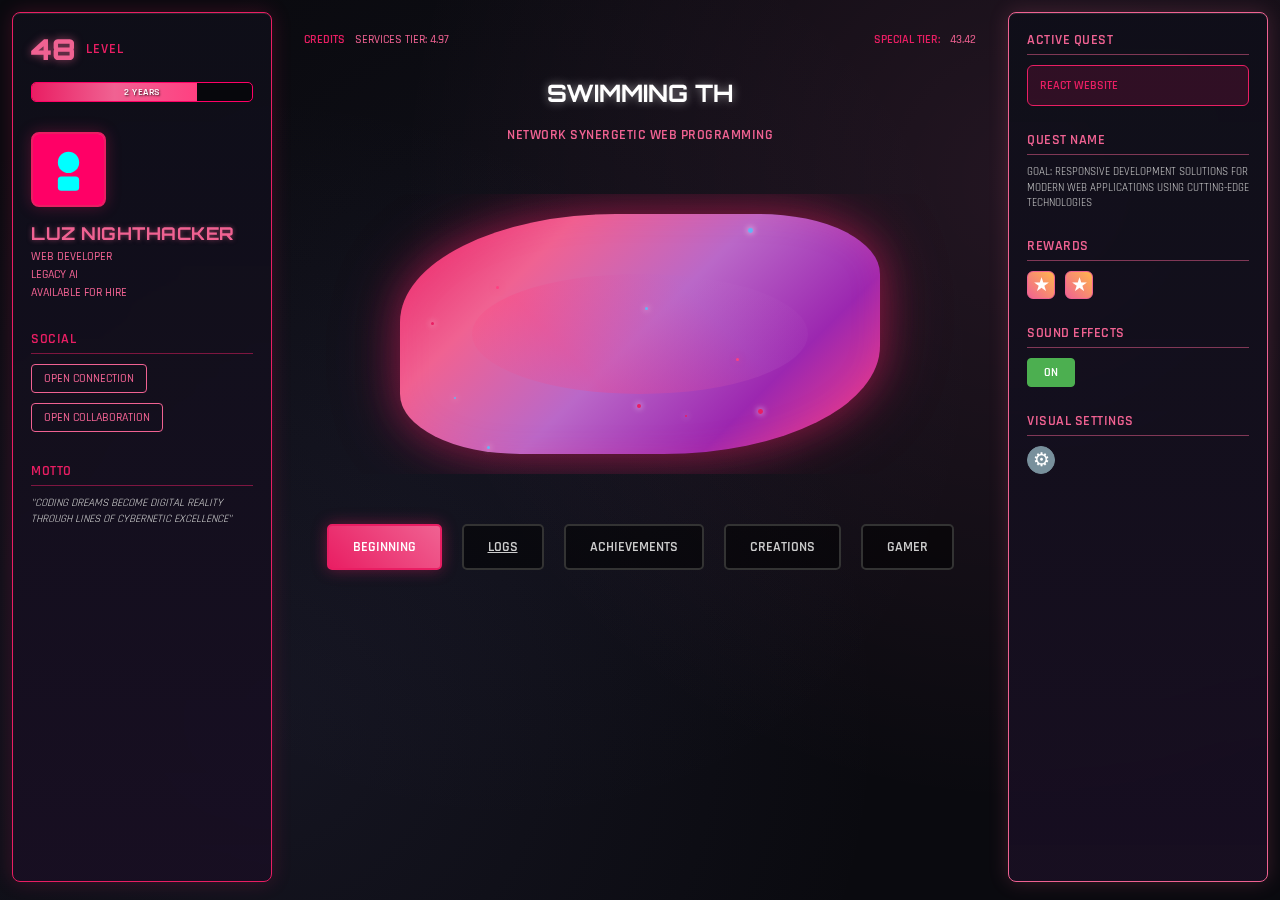
<file: landingpage/index.html>
<!DOCTYPE html>
<html lang="en">
<head>
    <meta charset="UTF-8">
    <meta name="viewport" content="width=device-width, initial-scale=1.0">
    <title>Portfolio - Web Developer</title>
    <link rel="stylesheet" href="style.css">
    <link href="https://fonts.googleapis.com/css2?family=Orbitron:wght@400;700;900&family=Rajdhani:wght@300;400;500;600;700&display=swap" rel="stylesheet">
</head>
<body>
    <!-- Mobile Profile Card -->
    <div class="mobile-profile-card">
        <div class="mobile-avatar"></div>
        <div class="mobile-name">LUZ NIGHTHACKER</div>
        <div class="mobile-title">WEB DEVELOPER • LEGACY AI</div>
        <div class="mobile-level">
            <span class="mobile-level-number">48</span>
            <span>LEVEL</span>
        </div>
        <div class="mobile-exp-bar">
            <div class="mobile-exp-fill"></div>
        </div>
        <div class="mobile-social">
            <a href="../connection/connection.html" class="mobile-social-link">CONNECT</a>
            <a href="../colab/colab.html" class="mobile-social-link">COLLABORATION</a>

        </div>
    </div>
    
    <div class="container">
        <!-- Left Sidebar -->
        <aside class="sidebar">
            <div class="profile-section">
                <div class="level-indicator">
                    <span class="level-number">48</span>
                    <span class="level-text">LEVEL</span>
                </div>
                
                <div class="experience-bar">
                    <div class="exp-fill"></div>
                    <span class="exp-text">2 YEARS</span>
                </div>
            </div>

            <div class="character-info">
                <div class="avatar-frame">
                    <div class="avatar-image"></div>
                </div>
                
                <div class="character-details">
                    <h2 class="name">LUZ NIGHTHACKER</h2>
                    <p class="occupation">WEB DEVELOPER</p>
                    <p class="corporation">LEGACY AI</p>
                    <p class="availability">AVAILABLE FOR HIRE</p>
                </div>
            </div>

            <div class="social-section">
                <h3>SOCIAL</h3>
                <div class="social-links">
                <a href="../connection/connection.html" class="social-link">OPEN CONNECTION</a>
                <a href="../colab/colab.html" class="social-link">OPEN COLLABORATION</a>

                </div>
            </div>

            <div class="motto-section">
                <h3>MOTTO</h3>
                <p>"CODING DREAMS BECOME DIGITAL REALITY THROUGH LINES OF CYBERNETIC EXCELLENCE"</p>
            </div>
        </aside>

        <!-- Main Content -->
        <main class="main-content">
            <div class="header-stats">
                <div class="stat-item">
                    <span class="stat-label">CREDITS</span>
                    <span class="stat-value">SERVICES TIER: 4.97</span>
                </div>
                <div class="stat-item">
                    <span class="stat-label">SPECIAL TIER:</span>
                    <span class="stat-value">43.42</span>
                </div>
            </div>

            <div class="mission-brief">
                <h1>SWIMMING THROUGH A VAST NETWORK OF INTERCONNECTED DEVICES AND SERVICES, SPREADING JOY AND WHIMSY TO USERS ACROSS THE GLOBE</h1>
                <p class="mission-subtitle">NETWORK SYNERGETIC WEB PROGRAMMING</p>
            </div>

            <div class="whale-container">
                <div class="digital-whale">
                    <div class="whale-body"></div>
                    <div class="whale-particles"></div>
                </div>
            </div>

            <div class="navigation-tabs">
                <div class="tab active" data-tab="beginning">BEGINNING</div>
                <a href="../log/log.html" target="_blank" class="tab" data-tab="logs">LOGS</a>
                <div class="tab" data-tab="achievements">ACHIEVEMENTS</div>
                <div class="tab" data-tab="creations">CREATIONS</div>
                <div class="tab" data-tab="gamer">GAMER</div>
            </div>
        </main>

        <!-- Right Sidebar -->
        <aside class="right-sidebar">
            <div class="active-quest">
                <h3>ACTIVE QUEST</h3>
                <div class="quest-item">
                    <span class="quest-name">REACT WEBSITE</span>
                </div>
            </div>

            <div class="quest-log">
                <h3>QUEST NAME</h3>
                <p>GOAL: RESPONSIVE DEVELOPMENT SOLUTIONS FOR MODERN WEB APPLICATIONS USING CUTTING-EDGE TECHNOLOGIES</p>
            </div>

            <div class="rewards-section">
                <h3>REWARDS</h3>
                <div class="reward-icons">
                    <div class="reward-icon"></div>
                    <div class="reward-icon"></div>
                </div>
            </div>

            <div class="sound-effects">
                <h3>SOUND EFFECTS</h3>
                <div class="sound-toggle">ON</div>
            </div>

            <div class="visual-settings">
                <h3>VISUAL SETTINGS</h3>
                <div class="settings-icon"></div>
            </div>
        </aside>
    </div>

    <script src="script.js"></script>
</body>
</html>
</file>
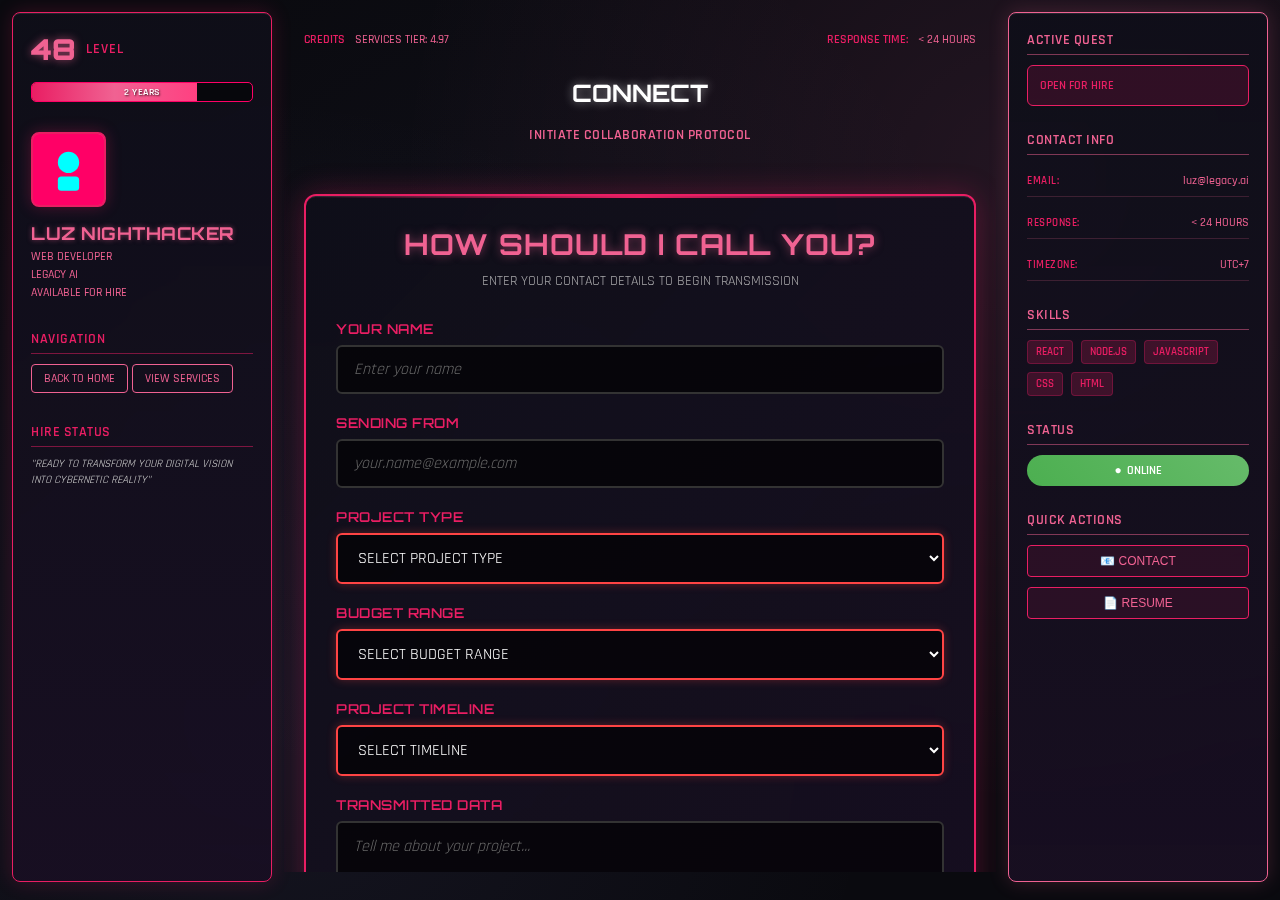
<file: colab/colab.html>
<!DOCTYPE html>
<html lang="en">
<head>
    <meta charset="UTF-8">
    <meta name="viewport" content="width=device-width, initial-scale=1.0">
    <title>Hire Me - LUZ NIGHTHACKER</title>
    <link rel="stylesheet" href="../landingpage/style.css">
    <link rel="stylesheet" href="colab.css">
    <link href="https://fonts.googleapis.com/css2?family=Orbitron:wght@400;700;900&family=Rajdhani:wght@300;400;500;600;700&display=swap" rel="stylesheet">
</head>
<body>
    <!-- Mobile Profile Card -->
    <div class="mobile-profile-card">
        <div class="mobile-avatar"></div>
        <div class="mobile-name">LUZ NIGHTHACKER</div>
        <div class="mobile-title">WEB DEVELOPER • LEGACY AI</div>
        <div class="mobile-level">
            <span class="mobile-level-number">48</span>
            <span>LEVEL</span>
        </div>
        <div class="mobile-exp-bar">
            <div class="mobile-exp-fill"></div>
        </div>
        <div class="mobile-social">
            <a href="../landingpage/index.html" class="mobile-social-link">HOME</a>
            <a href="#contact-form" class="mobile-social-link">HIRE</a>
        </div>
    </div>
    
    <div class="container">
        <!-- Left Sidebar -->
        <aside class="sidebar">
            <div class="profile-section">
                <div class="level-indicator">
                    <span class="level-number">48</span>
                    <span class="level-text">LEVEL</span>
                </div>
                
                <div class="experience-bar">
                    <div class="exp-fill"></div>
                    <span class="exp-text">2 YEARS</span>
                </div>
            </div>

            <div class="character-info">
                <div class="avatar-frame">
                    <div class="avatar-image"></div>
                </div>
                
                <div class="character-details">
                    <h2 class="name">LUZ NIGHTHACKER</h2>
                    <p class="occupation">WEB DEVELOPER</p>
                    <p class="corporation">LEGACY AI</p>
                    <p class="availability">AVAILABLE FOR HIRE</p>
                </div>
            </div>

            <div class="social-section">
                <h3>NAVIGATION</h3>
                <div class="social-links">
                    <a href="../landingpage/index.html" class="social-link">BACK TO HOME</a>
                    <a href="#services" class="social-link">VIEW SERVICES</a>
                </div>
            </div>

            <div class="motto-section">
                <h3>HIRE STATUS</h3>
                <p>"READY TO TRANSFORM YOUR DIGITAL VISION INTO CYBERNETIC REALITY"</p>
            </div>
        </aside>

        <!-- Main Content -->
        <main class="main-content hire-main">
            <div class="header-stats">
                <div class="stat-item">
                    <span class="stat-label">CREDITS</span>
                    <span class="stat-value">SERVICES TIER: 4.97</span>
                </div>
                <div class="stat-item">
                    <span class="stat-label">RESPONSE TIME:</span>
                    <span class="stat-value">< 24 HOURS</span>
                </div>
            </div>

            <div class="mission-brief">
                <h1>CONNECT WITH ME</h1>
                <p class="mission-subtitle">INITIATE COLLABORATION PROTOCOL</p>
            </div>

            <!-- Contact Form -->
            <div class="contact-form-container" id="contact-form">
                <div class="form-header">
                    <h2>HOW SHOULD I CALL YOU?</h2>
                    <p>ENTER YOUR CONTACT DETAILS TO BEGIN TRANSMISSION</p>
                </div>
                
                <form class="hire-form" id="hireForm">
                    <div class="form-group">
                        <label for="name">YOUR NAME</label>
                        <input type="text" id="name" name="name" placeholder="Enter your name" required>
                    </div>
                    
                    <div class="form-group">
                        <label for="email">SENDING FROM</label>
                        <input type="email" id="email" name="email" placeholder="your.name@example.com" required>
                    </div>
                    
                    <div class="form-group">
                        <label for="project">PROJECT TYPE</label>
                        <select id="project" name="project" required>
                            <option value="">SELECT PROJECT TYPE</option>
                            <option value="website">WEBSITE DEVELOPMENT</option>
                            <option value="webapp">WEB APPLICATION</option>
                            <option value="ecommerce">E-COMMERCE PLATFORM</option>
                            <option value="portfolio">PORTFOLIO WEBSITE</option>
                            <option value="landing">LANDING PAGE</option>
                            <option value="other">OTHER PROJECT</option>
                        </select>
                    </div>
                    
                    <div class="form-group">
                        <label for="budget">BUDGET RANGE</label>
                        <select id="budget" name="budget" required>
                            <option value="">SELECT BUDGET RANGE</option>
                            <option value="500-1000">$500 - $1,000</option>
                            <option value="1000-2500">$1,000 - $2,500</option>
                            <option value="2500-5000">$2,500 - $5,000</option>
                            <option value="5000+">$5,000+</option>
                            <option value="discuss">LET'S DISCUSS</option>
                        </select>
                    </div>
                    
                    <div class="form-group">
                        <label for="timeline">PROJECT TIMELINE</label>
                        <select id="timeline" name="timeline" required>
                            <option value="">SELECT TIMELINE</option>
                            <option value="asap">ASAP (RUSH JOB)</option>
                            <option value="1-2weeks">1-2 WEEKS</option>
                            <option value="1month">1 MONTH</option>
                            <option value="2-3months">2-3 MONTHS</option>
                            <option value="flexible">FLEXIBLE</option>
                        </select>
                    </div>
                    
                    <div class="form-group">
                        <label for="message">TRANSMITTED DATA</label>
                        <textarea id="message" name="message" placeholder="Tell me about your project..." rows="6" required></textarea>
                    </div>
                    
                    <div class="form-actions">
                        <button type="submit" class="send-btn">
                            <span class="btn-text">SEND MESSAGE [ENTER]</span>
                            <span class="btn-loading">TRANSMITTING...</span>
                        </button>
                        <button type="button" class="discard-btn" onclick="discardForm()">
                            DISCARD [ESC]
                        </button>
                    </div>
                </form>
            </div>

            <!-- Services Section -->
            <div class="services-section" id="services">
                <h2>AVAILABLE SERVICES</h2>
                <div class="services-grid">
                    <div class="service-card">
                        <div class="service-icon">🌐</div>
                        <h3>WEB DEVELOPMENT</h3>
                        <p>Modern, responsive websites built with cutting-edge technologies</p>
                        <div class="service-tech">React • Vue • Node.js</div>
                    </div>
                    
                    <div class="service-card">
                        <div class="service-icon">📱</div>
                        <h3>WEB APPLICATIONS</h3>
                        <p>Interactive web apps with seamless user experiences</p>
                        <div class="service-tech">JavaScript • TypeScript • APIs</div>
                    </div>
                    
                    <div class="service-card">
                        <div class="service-icon">🤖</div>
                        <h3>AI Integration</h3>
                        <p>Using Gemini API, OpenAI API, And Anthropic To Integrate With Your Current System</p>
                        <div class="service-tech">Gemini API, OpenAI API, Anthropic</div>
                    </div>
                
                </div>
            </div>
        </main>

        <!-- Right Sidebar -->
        <aside class="right-sidebar">
            <div class="active-quest">
                <h3>ACTIVE QUEST</h3>
                <div class="quest-item">
                    <span class="quest-name">OPEN FOR HIRE</span>
                </div>
            </div>

            <div class="quest-log">
                <h3>CONTACT INFO</h3>
                <div class="contact-info">
                    <div class="contact-item">
                        <span class="contact-label">EMAIL:</span>
                        <span class="contact-value">luz@legacy.ai</span>
                    </div>
                    <div class="contact-item">
                        <span class="contact-label">RESPONSE:</span>
                        <span class="contact-value">< 24 HOURS</span>
                    </div>
                    <div class="contact-item">
                        <span class="contact-label">TIMEZONE:</span>
                        <span class="contact-value">UTC+7</span>
                    </div>
                </div>
            </div>

            <div class="rewards-section">
                <h3>SKILLS</h3>
                <div class="skill-tags">
                    <span class="skill-tag">REACT</span>
                    <span class="skill-tag">NODE.JS</span>
                    <span class="skill-tag">JAVASCRIPT</span>
                    <span class="skill-tag">CSS</span>
                    <span class="skill-tag">HTML</span>
                </div>
            </div>

            <div class="sound-effects">
                <h3>STATUS</h3>
                <div class="status-indicator online">ONLINE</div>
            </div>

            <div class="visual-settings">
                <h3>QUICK ACTIONS</h3>
                <div class="quick-actions">
                    <button class="quick-btn" onclick="scrollToForm()">📧 CONTACT</button>
                    <button class="quick-btn" onclick="downloadCV()">📄 RESUME</button>
                </div>
            </div>
        </aside>
    </div>

    <script src="../landingpage/script.js"></script>
    <script src="colab.js"></script>
</body>
</html>
</file>
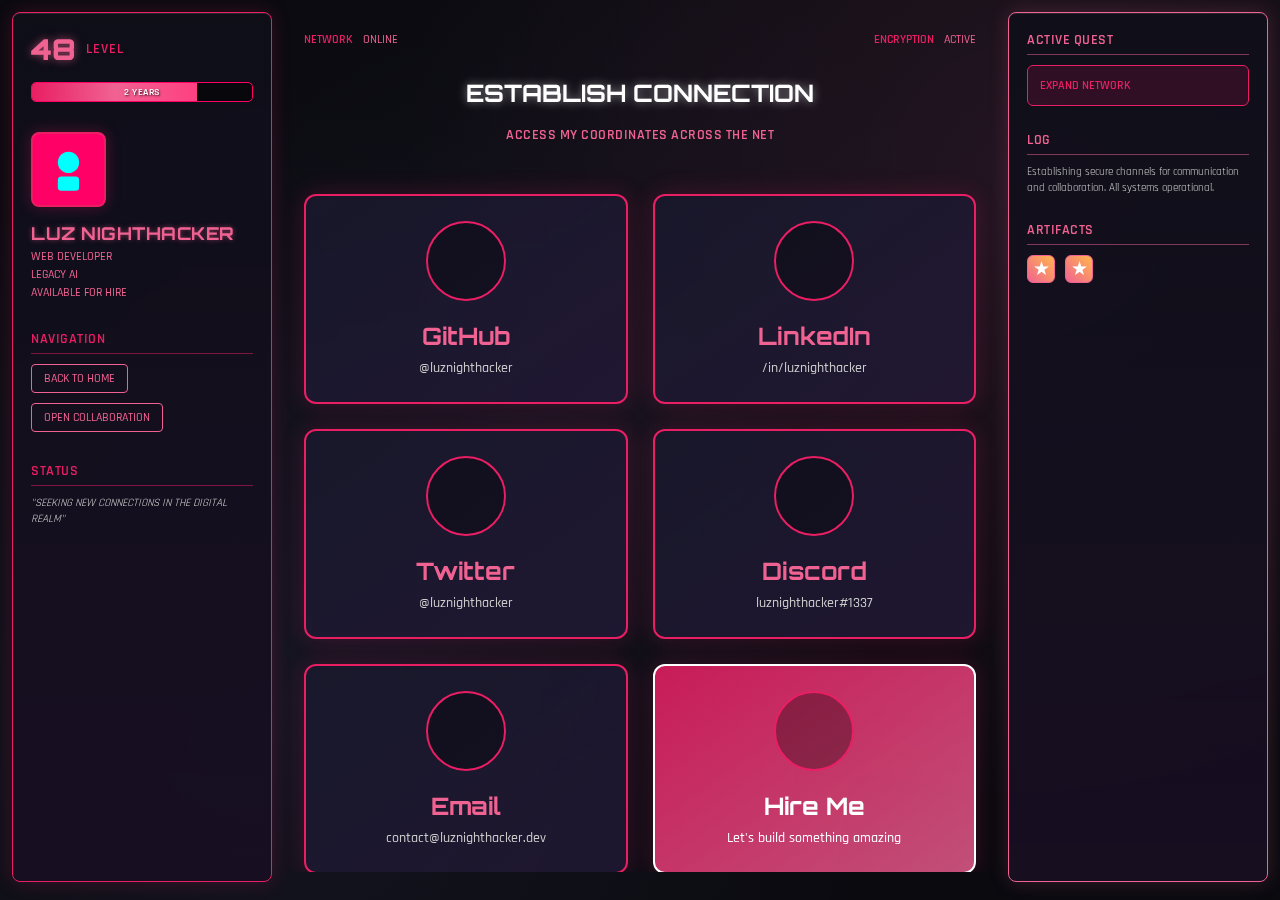
<file: connection/connection.html>
<!DOCTYPE html>
<html lang="en">
<head>
    <meta charset="UTF-8">
    <meta name="viewport" content="width=device-width, initial-scale=1.0">
    <title>Connection - LUZ NIGHTHACKER</title>
    <link rel="stylesheet" href="../landingpage/style.css">
    <link rel="stylesheet" href="connection.css">
    <link href="https://fonts.googleapis.com/css2?family=Orbitron:wght@400;700;900&family=Rajdhani:wght@300;400;500;600;700&display=swap" rel="stylesheet">
</head>
<body>
    <!-- Mobile Profile Card -->
    <div class="mobile-profile-card">
        <div class="mobile-avatar"></div>
        <div class="mobile-name">LUZ NIGHTHACKER</div>
        <div class="mobile-title">WEB DEVELOPER • LEGACY AI</div>
        <div class="mobile-level">
            <span class="mobile-level-number">48</span>
            <span>LEVEL</span>
        </div>
        <div class="mobile-exp-bar">
            <div class="mobile-exp-fill"></div>
        </div>
        <div class="mobile-social">
            <a href="../landingpage/index.html" class="mobile-social-link">HOME</a>
            <a href="../colab/colab.html" class="mobile-social-link">HIRE</a>
        </div>
    </div>
    
    <div class="container">
        <!-- Left Sidebar -->
        <aside class="sidebar">
            <div class="profile-section">
                <div class="level-indicator">
                    <span class="level-number">48</span>
                    <span class="level-text">LEVEL</span>
                </div>
                
                <div class="experience-bar">
                    <div class="exp-fill"></div>
                    <span class="exp-text">2 YEARS</span>
                </div>
            </div>

            <div class="character-info">
                <div class="avatar-frame">
                    <div class="avatar-image"></div>
                </div>
                
                <div class="character-details">
                    <h2 class="name">LUZ NIGHTHACKER</h2>
                    <p class="occupation">WEB DEVELOPER</p>
                    <p class="corporation">LEGACY AI</p>
                    <p class="availability">AVAILABLE FOR HIRE</p>
                </div>
            </div>

            <div class="social-section">
                <h3>NAVIGATION</h3>
                <div class="social-links">
                    <a href="../landingpage/index.html" class="social-link">BACK TO HOME</a>
                    <a href="../colab/colab.html" class="social-link">OPEN COLLABORATION</a>
                </div>
            </div>

            <div class="motto-section">
                <h3>STATUS</h3>
                <p>"SEEKING NEW CONNECTIONS IN THE DIGITAL REALM"</p>
            </div>
        </aside>

        <!-- Main Content -->
        <main class="main-content connection-main">
            <div class="header-stats">
                <div class="stat-item">
                    <span class="stat-label">NETWORK</span>
                    <span class="stat-value">ONLINE</span>
                </div>
                <div class="stat-item">
                    <span class="stat-label">ENCRYPTION</span>
                    <span class="stat-value">ACTIVE</span>
                </div>
            </div>

            <div class="mission-brief">
                <h1>ESTABLISH CONNECTION</h1>
                <p class="mission-subtitle">ACCESS MY COORDINATES ACROSS THE NET</p>
            </div>

            <div class="connection-grid">
                <a href="#" class="connection-card">
                    <div class="connection-icon-container github">
                        <div class="connection-icon"></div>
                    </div>
                    <h2>GitHub</h2>
                    <p>@luznighthacker</p>
                </a>
                <a href="#" class="connection-card">
                    <div class="connection-icon-container linkedin">
                        <div class="connection-icon"></div>
                    </div>
                    <h2>LinkedIn</h2>
                    <p>/in/luznighthacker</p>
                </a>
                <a href="#" class="connection-card">
                    <div class="connection-icon-container twitter">
                        <div class="connection-icon"></div>
                    </div>
                    <h2>Twitter</h2>
                    <p>@luznighthacker</p>
                </a>
                <a href="#" class="connection-card">
                    <div class="connection-icon-container discord">
                        <div class="connection-icon"></div>
                    </div>
                    <h2>Discord</h2>
                    <p>luznighthacker#1337</p>
                </a>
                 <a href="mailto:contact@luznighthacker.dev" class="connection-card">
                    <div class="connection-icon-container email">
                        <div class="connection-icon"></div>
                    </div>
                    <h2>Email</h2>
                    <p>contact@luznighthacker.dev</p>
                </a>
                 <a href="../colab/colab.html" class="connection-card hire-me">
                    <div class="connection-icon-container">
                         <div class="connection-icon"></div>
                    </div>
                    <h2>Hire Me</h2>
                    <p>Let's build something amazing</p>
                </a>
            </div>
        </main>

        <!-- Right Sidebar -->
        <aside class="right-sidebar">
            <div class="active-quest">
                <h3>ACTIVE QUEST</h3>
                <div class="quest-item">
                    <span class="quest-name">EXPAND NETWORK</span>
                </div>
            </div>

            <div class="quest-log">
                <h3>LOG</h3>
                <p>Establishing secure channels for communication and collaboration. All systems operational.</p>
            </div>

            <div class="rewards-section">
                <h3>ARTIFACTS</h3>
                <div class="reward-icons">
                    <div class="reward-icon"></div>
                    <div class="reward-icon"></div>
                </div>
            </div>
        </aside>
    </div>

    <script src="connection.js"></script>
</body>
</html>
</file>
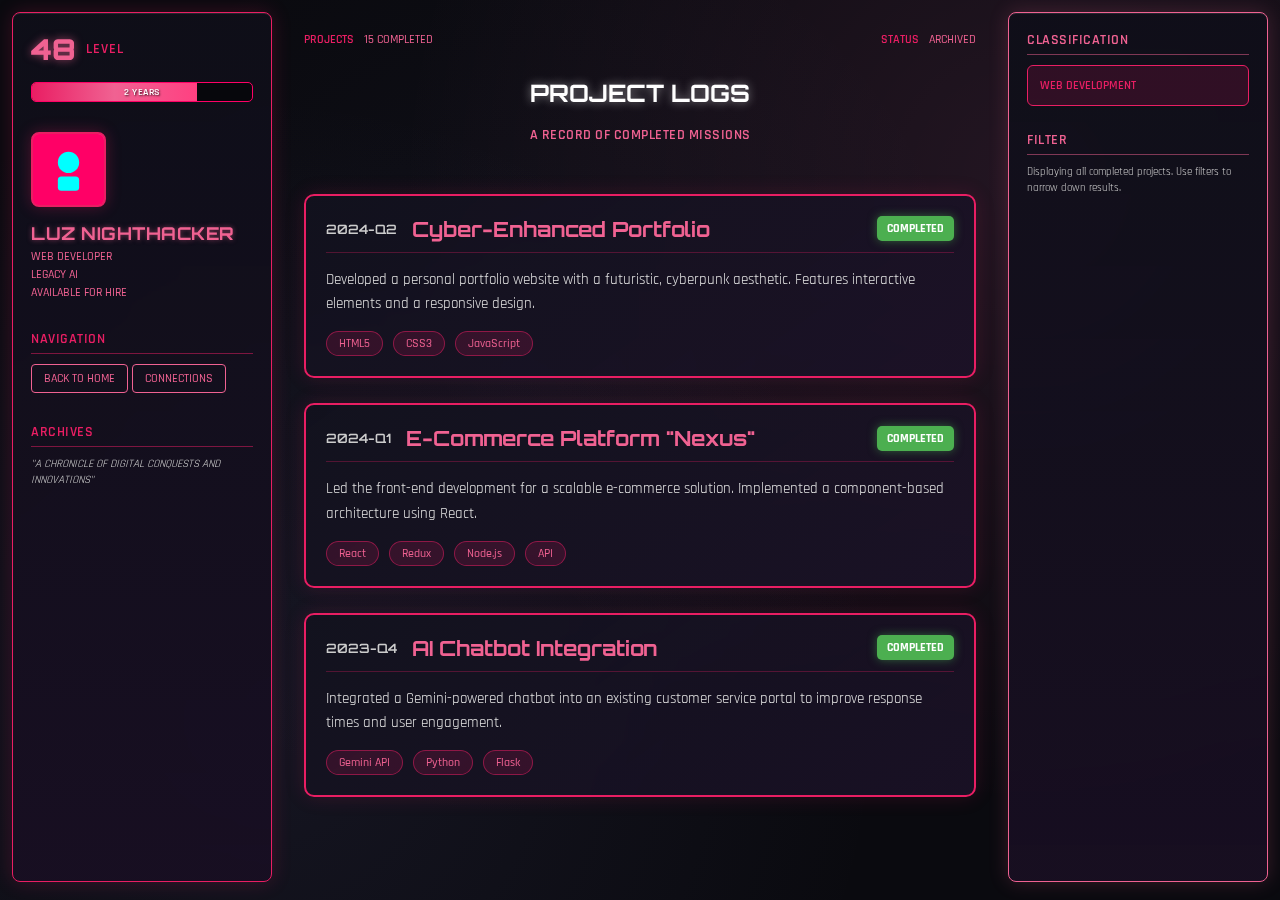
<file: log/log.html>
<!DOCTYPE html>
<html lang="en">
<head>
    <meta charset="UTF-8">
    <meta name="viewport" content="width=device-width, initial-scale=1.0">
    <title>Project Logs - LUZ NIGHTHACKER</title>
    <link rel="stylesheet" href="../landingpage/style.css">
    <link rel="stylesheet" href="log.css">
    <link href="https://fonts.googleapis.com/css2?family=Orbitron:wght@400;700;900&family=Rajdhani:wght@300;400;500;600;700&display=swap" rel="stylesheet">
</head>
<body>
    <!-- Mobile Profile Card -->
    <div class="mobile-profile-card">
        <div class="mobile-avatar"></div>
        <div class="mobile-name">LUZ NIGHTHACKER</div>
        <div class="mobile-title">WEB DEVELOPER • LEGACY AI</div>
        <div class="mobile-level">
            <span class="mobile-level-number">48</span>
            <span>LEVEL</span>
        </div>
        <div class="mobile-exp-bar">
            <div class="mobile-exp-fill"></div>
        </div>
        <div class="mobile-social">
            <a href="../landingpage/index.html" class="mobile-social-link">HOME</a>
            <a href="../colab/colab.html" class="mobile-social-link">HIRE</a>
        </div>
    </div>
    
    <div class="container">
        <!-- Left Sidebar -->
        <aside class="sidebar">
            <div class="profile-section">
                <div class="level-indicator">
                    <span class="level-number">48</span>
                    <span class="level-text">LEVEL</span>
                </div>
                
                <div class="experience-bar">
                    <div class="exp-fill"></div>
                    <span class="exp-text">2 YEARS</span>
                </div>
            </div>

            <div class="character-info">
                <div class="avatar-frame">
                    <div class="avatar-image"></div>
                </div>
                
                <div class="character-details">
                    <h2 class="name">LUZ NIGHTHACKER</h2>
                    <p class="occupation">WEB DEVELOPER</p>
                    <p class="corporation">LEGACY AI</p>
                    <p class="availability">AVAILABLE FOR HIRE</p>
                </div>
            </div>

            <div class="social-section">
                <h3>NAVIGATION</h3>
                <div class="social-links">
                    <a href="../landingpage/index.html" class="social-link">BACK TO HOME</a>
                    <a href="../connection/connection.html" class="social-link">CONNECTIONS</a>
                </div>
            </div>

            <div class="motto-section">
                <h3>ARCHIVES</h3>
                <p>"A CHRONICLE OF DIGITAL CONQUESTS AND INNOVATIONS"</p>
            </div>
        </aside>

        <!-- Main Content -->
        <main class="main-content log-main">
            <div class="header-stats">
                <div class="stat-item">
                    <span class="stat-label">PROJECTS</span>
                    <span class="stat-value">15 COMPLETED</span>
                </div>
                <div class="stat-item">
                    <span class="stat-label">STATUS</span>
                    <span class="stat-value">ARCHIVED</span>
                </div>
            </div>

            <div class="mission-brief">
                <h1>PROJECT LOGS</h1>
                <p class="mission-subtitle">A RECORD OF COMPLETED MISSIONS</p>
            </div>

            <div class="log-container">
                <!-- Project Entry 1 -->
                <div class="log-entry">
                    <div class="log-header">
                        <span class="log-date">2024-Q2</span>
                        <h2 class="log-title">Cyber-Enhanced Portfolio</h2>
                        <span class="log-status completed">COMPLETED</span>
                    </div>
                    <div class="log-body">
                        <p>Developed a personal portfolio website with a futuristic, cyberpunk aesthetic. Features interactive elements and a responsive design.</p>
                    </div>
                    <div class="log-footer">
                        <span class="log-tech">HTML5</span>
                        <span class="log-tech">CSS3</span>
                        <span class="log-tech">JavaScript</span>
                    </div>
                </div>

                <!-- Project Entry 2 -->
                <div class="log-entry">
                    <div class="log-header">
                        <span class="log-date">2024-Q1</span>
                        <h2 class="log-title">E-Commerce Platform "Nexus"</h2>
                        <span class="log-status completed">COMPLETED</span>
                    </div>
                    <div class="log-body">
                        <p>Led the front-end development for a scalable e-commerce solution. Implemented a component-based architecture using React.</p>
                    </div>
                    <div class="log-footer">
                        <span class="log-tech">React</span>
                        <span class="log-tech">Redux</span>
                        <span class="log-tech">Node.js</span>
                        <span class="log-tech">API</span>
                    </div>
                </div>

                <!-- Project Entry 3 -->
                <div class="log-entry">
                    <div class="log-header">
                        <span class="log-date">2023-Q4</span>
                        <h2 class="log-title">AI Chatbot Integration</h2>
                        <span class="log-status completed">COMPLETED</span>
                    </div>
                    <div class="log-body">
                        <p>Integrated a Gemini-powered chatbot into an existing customer service portal to improve response times and user engagement.</p>
                    </div>
                    <div class="log-footer">
                        <span class="log-tech">Gemini API</span>
                        <span class="log-tech">Python</span>
                        <span class="log-tech">Flask</span>
                    </div>
                </div>

            </div>
        </main>

        <!-- Right Sidebar -->
        <aside class="right-sidebar">
            <div class="active-quest">
                <h3>CLASSIFICATION</h3>
                <div class="quest-item">
                    <span class="quest-name">WEB DEVELOPMENT</span>
                </div>
            </div>

            <div class="quest-log">
                <h3>FILTER</h3>
                <p>Displaying all completed projects. Use filters to narrow down results.</p>
            </div>
        </aside>
    </div>

    <script src="log.js"></script>
</body>
</html>
</file>
<file: landingpage/style.css>
* {
    margin: 0;
    padding: 0;
    box-sizing: border-box;
}

body {
    font-family: 'Rajdhani', sans-serif;
    background: #0a0a0f;
    background-image: 
        radial-gradient(circle at 20% 80%, rgba(120, 119, 198, 0.1) 0%, transparent 50%),
        radial-gradient(circle at 80% 20%, rgba(255, 119, 198, 0.1) 0%, transparent 50%),
        radial-gradient(circle at 40% 40%, rgba(120, 119, 198, 0.05) 0%, transparent 50%);
    color: #ffffff;
    overflow: hidden;
    height: 100vh;
}

/* Hide scrollbars globally */
* {
    scrollbar-width: none; /* Firefox */
    -ms-overflow-style: none; /* Internet Explorer 10+ */
}

*::-webkit-scrollbar {
    display: none; /* WebKit */
}

.mobile-profile-card {
    display: none;
}

.container {
    display: grid;
    grid-template-columns: 220px 1fr 220px;
    height: 100vh;
    gap: 12px;
    padding: 12px;
    max-width: 1920px;
    margin: 0 auto;
    overflow: hidden;
}

/* Left Sidebar */
.sidebar {
    background: linear-gradient(180deg, rgba(15, 15, 25, 0.95) 0%, rgba(25, 15, 35, 0.9) 100%);
    border: 1px solid #e91e63;
    border-radius: 8px;
    padding: 18px;
    backdrop-filter: blur(15px);
    box-shadow: 
        0 0 20px rgba(233, 30, 99, 0.2),
        inset 0 1px 0 rgba(255, 255, 255, 0.1);
    overflow-y: auto;
    max-height: calc(100vh - 30px);
    scrollbar-width: none;
    -ms-overflow-style: none;
}

.sidebar::-webkit-scrollbar {
    display: none;
}

.profile-section {
    margin-bottom: 30px;
}

.level-indicator {
    display: flex;
    align-items: center;
    gap: 10px;
    margin-bottom: 15px;
}

.level-number {
    font-family: 'Orbitron', monospace;
    font-size: 1.8rem;
    font-weight: 900;
    color: #f06292;
    text-shadow: 0 0 8px rgba(240, 98, 146, 0.6);
}

.level-text {
    font-size: 0.85rem;
    color: #e91e63;
    font-weight: 600;
    letter-spacing: 1px;
}

.experience-bar {
    position: relative;
    background: rgba(0, 0, 0, 0.5);
    border: 1px solid #ff0066;
    border-radius: 5px;
    height: 20px;
    overflow: hidden;
}

.exp-fill {
    background: linear-gradient(90deg, #e91e63 0%, #f06292 50%, #ff4081 100%);
    height: 100%;
    width: 75%;
    transition: width 0.3s ease;
}

.exp-text {
    position: absolute;
    top: 50%;
    left: 50%;
    transform: translate(-50%, -50%);
    font-size: 0.6rem;
    font-weight: 600;
    text-shadow: 1px 1px 2px rgba(0, 0, 0, 0.8);
    letter-spacing: 0.5px;
}

.character-info {
    margin-bottom: 30px;
}

.avatar-frame {
    width: 75px;
    height: 75px;
    border: 2px solid #e91e63;
    border-radius: 8px;
    margin-bottom: 15px;
    position: relative;
    overflow: hidden;
    background: linear-gradient(45deg, #e91e63, #f06292);
    box-shadow: 0 0 15px rgba(233, 30, 99, 0.3);
}

.avatar-image {
    width: 100%;
    height: 100%;
    background: url('data:image/svg+xml,<svg xmlns="http://www.w3.org/2000/svg" viewBox="0 0 100 100"><rect fill="%23ff0066" width="100" height="100"/><circle fill="%2300ffff" cx="50" cy="40" r="15"/><rect fill="%2300ffff" x="35" y="60" width="30" height="20" rx="5"/></svg>');
    background-size: cover;
}

.character-details h2 {
    font-family: 'Orbitron', monospace;
    font-size: 1.1rem;
    color: #f06292;
    margin-bottom: 5px;
    text-shadow: 0 0 5px rgba(240, 98, 146, 0.5);
    letter-spacing: 0.5px;
}

.character-details p {
    font-size: 0.75rem;
    margin-bottom: 3px;
    color: #f06292;
    font-weight: 500;
}

.social-section, .motto-section {
    margin-bottom: 20px;
}

.social-section h3, .motto-section h3 {
    font-size: 0.85rem;
    color: #e91e63;
    margin-bottom: 10px;
    border-bottom: 1px solid rgba(233, 30, 99, 0.5);
    padding-bottom: 5px;
    font-weight: 600;
    letter-spacing: 0.5px;
}

.social-link {
    display: inline-block;
    color: #f06292;
    text-decoration: none;
    font-size: 0.75rem;
    padding: 6px 12px;
    border: 1px solid #f06292;
    border-radius: 4px;
    transition: all 0.3s ease;
    font-weight: 500;
    margin-bottom: 10px;
}

.social-link:hover {
    background: #f06292;
    color: #0a0a0f;
    box-shadow: 0 0 10px rgba(240, 98, 146, 0.5);
    transform: translateY(-1px);
}

.motto-section p {
    font-size: 0.7rem;
    line-height: 1.4;
    color: #cccccc;
    font-style: italic;
}

/* Main Content */
.main-content {
    padding: 20px;
    position: relative;
}

.header-stats {
    display: flex;
    justify-content: space-between;
    margin-bottom: 30px;
    font-size: 0.8rem;
}

.stat-item {
    display: flex;
    gap: 10px;
}

.stat-label {
    color: #e91e63;
    font-weight: 600;
    font-size: 0.75rem;
}

.stat-value {
    color: #f06292;
    font-size: 0.75rem;
    font-weight: 500;
}

.mission-brief {
    text-align: center;
    margin-bottom: 50px;
}

.mission-brief h1 {
    font-family: 'Orbitron', monospace;
    font-size: 1.5rem;
    line-height: 1.4;
    color: #ffffff;
    margin-bottom: 15px;
    text-shadow: 0 0 10px rgba(255, 255, 255, 0.5);
    max-width: 800px;
    margin-left: auto;
    margin-right: auto;
}

.mission-subtitle {
    font-size: 0.85rem;
    color: #f06292;
    font-weight: 600;
    letter-spacing: 0.5px;
}

.whale-container {
    position: relative;
    height: 280px;
    margin: 30px 0;
    display: flex;
    justify-content: center;
    align-items: center;
    overflow: hidden;
}

.digital-whale {
    position: relative;
    width: 400px;
    height: 200px;
    filter: drop-shadow(0 0 30px rgba(233, 30, 99, 0.3));
    max-width: 90%;
    max-height: 90%;
}

.whale-body {
    width: 100%;
    height: 100%;
    background: linear-gradient(135deg, 
        #e91e63 0%, 
        #f06292 25%, 
        #ba68c8 50%, 
        #9c27b0 75%, 
        #ff4081 100%);
    border-radius: 45% 25% 45% 25%;
    position: relative;
    animation: gentleFloat 8s ease-in-out infinite;
    box-shadow: 
        0 0 40px rgba(233, 30, 99, 0.4),
        inset 0 0 30px rgba(255, 64, 129, 0.2);
}

.whale-body::before {
    content: '';
    position: absolute;
    top: 25%;
    left: 15%;
    width: 70%;
    height: 50%;
    background: linear-gradient(45deg, 
        transparent 0%, 
        rgba(255, 64, 129, 0.3) 30%, 
        rgba(186, 104, 200, 0.2) 70%, 
        transparent 100%);
    border-radius: 50%;
    animation: gentlePulse 4s ease-in-out infinite;
}

.whale-particles {
    position: absolute;
    top: 0;
    left: 0;
    width: 100%;
    height: 100%;
    pointer-events: none;
}

.whale-particles::before,
.whale-particles::after {
    content: '';
    position: absolute;
    width: 3px;
    height: 3px;
    background: #ff4081;
    border-radius: 50%;
    animation: floatParticle 6s linear infinite;
    box-shadow: 0 0 6px rgba(255, 64, 129, 0.6);
}

.whale-particles::before {
    top: 30%;
    left: 20%;
    animation-delay: 0s;
}

.whale-particles::after {
    top: 60%;
    left: 70%;
    animation-delay: 2s;
}

.navigation-tabs {
    display: flex;
    justify-content: center;
    gap: 20px;
    margin-top: 50px;
}

.tab {
    padding: 12px 24px;
    background: rgba(0, 0, 0, 0.5);
    border: 2px solid #333;
    border-radius: 5px;
    color: #cccccc;
    cursor: pointer;
    transition: all 0.3s ease;
    font-weight: 600;
    font-size: 0.9rem;
}

.tab.active {
    background: linear-gradient(45deg, #e91e63, #f06292);
    border-color: #e91e63;
    color: #ffffff;
    box-shadow: 0 0 15px rgba(233, 30, 99, 0.4);
}

.tab:hover:not(.active) {
    border-color: #e91e63;
    color: #e91e63;
    background: rgba(233, 30, 99, 0.1);
    transform: translateY(-1px);
}

/* Right Sidebar */
.right-sidebar {
    background: linear-gradient(180deg, rgba(15, 15, 25, 0.95) 0%, rgba(25, 15, 35, 0.9) 100%);
    border: 1px solid #f06292;
    border-radius: 8px;
    padding: 18px;
    backdrop-filter: blur(15px);
    box-shadow: 
        0 0 20px rgba(240, 98, 146, 0.2),
        inset 0 1px 0 rgba(255, 255, 255, 0.1);
    overflow-y: auto;
    max-height: calc(100vh - 30px);
    scrollbar-width: none;
    -ms-overflow-style: none;
}

.right-sidebar::-webkit-scrollbar {
    display: none;
}

.right-sidebar h3 {
    font-size: 0.85rem;
    color: #f06292;
    margin-bottom: 10px;
    border-bottom: 1px solid rgba(240, 98, 146, 0.5);
    padding-bottom: 5px;
    font-weight: 600;
    letter-spacing: 0.5px;
}

.active-quest, .quest-log, .rewards-section, .sound-effects, .visual-settings {
    margin-bottom: 25px;
}

.quest-item {
    background: rgba(233, 30, 99, 0.15);
    border: 1px solid #e91e63;
    border-radius: 6px;
    padding: 12px;
    font-size: 0.75rem;
    color: #e91e63;
    font-weight: 600;
    transition: all 0.3s ease;
}

.quest-item:hover {
    background: rgba(233, 30, 99, 0.25);
    transform: translateX(2px);
}

.quest-log p {
    font-size: 0.7rem;
    line-height: 1.4;
    color: #cccccc;
}

.reward-icons {
    display: flex;
    gap: 10px;
}

.reward-icon {
    width: 28px;
    height: 28px;
    background: linear-gradient(45deg, #f06292, #ffb74d);
    border: 1px solid #f06292;
    border-radius: 6px;
    position: relative;
    transition: all 0.3s ease;
}

.reward-icon:hover {
    transform: scale(1.1);
    box-shadow: 0 0 10px rgba(240, 98, 146, 0.5);
}

.reward-icon::before {
    content: '★';
    position: absolute;
    top: 50%;
    left: 50%;
    transform: translate(-50%, -50%);
    color: #ffffff;
    font-size: 1.2rem;
}

.sound-toggle {
    background: #4caf50;
    color: #ffffff;
    padding: 6px 16px;
    border-radius: 4px;
    font-weight: 600;
    font-size: 0.75rem;
    display: inline-block;
    cursor: pointer;
    transition: all 0.3s ease;
    border: 1px solid #4caf50;
}

.sound-toggle:hover {
    background: #66bb6a;
    transform: translateY(-1px);
}

.settings-icon {
    width: 28px;
    height: 28px;
    background: #78909c;
    border-radius: 50%;
    position: relative;
    cursor: pointer;
    transition: all 0.3s ease;
    border: 1px solid #78909c;
}

.settings-icon:hover {
    background: #64b5f6;
    border-color: #64b5f6;
    box-shadow: 0 0 10px rgba(100, 181, 246, 0.5);
    transform: rotate(90deg);
}

.settings-icon::before {
    content: '⚙';
    position: absolute;
    top: 50%;
    left: 50%;
    transform: translate(-50%, -50%);
    color: #ffffff;
    font-size: 1.2rem;
}

/* Optimized Animations */
@keyframes gentlePulse {
    0%, 100% { opacity: 0.8; }
    50% { opacity: 1; }
}

@keyframes gentleFloat {
    0%, 100% { transform: translateY(0px) rotate(0deg); }
    50% { transform: translateY(-15px) rotate(1deg); }
}

@keyframes floatParticle {
    0% {
        opacity: 0;
        transform: translateY(0px) scale(0.5);
    }
    25% {
        opacity: 1;
        transform: translateY(-30px) scale(1);
    }
    75% {
        opacity: 1;
        transform: translateY(-60px) scale(1);
    }
    100% {
        opacity: 0;
        transform: translateY(-90px) scale(0.5);
    }
}

/* Performance Optimizations */
* {
    will-change: auto;
}

.whale-body,
.digital-whale {
    will-change: transform;
    transform: translateZ(0);
    backface-visibility: hidden;
}

/* Responsive Design */
@media (max-width: 1400px) {
    .container {
        grid-template-columns: 260px 1fr 260px;
        gap: 12px;
        padding: 12px;
    }
    
    .digital-whale {
        width: 480px;
        height: 240px;
    }
}

@media (max-width: 1200px) {
    .container {
        grid-template-columns: 240px 1fr 240px;
        gap: 10px;
    }
    
    .mission-brief h1 {
        font-size: 1.3rem;
    }
    
    .whale-container {
        height: 300px;
        margin: 30px 0;
    }
    
    .digital-whale {
        width: 420px;
        height: 210px;
    }
}

@media (max-width: 1024px) {
    .container {
        grid-template-columns: 200px 1fr 200px;
        gap: 10px;
        padding: 10px;
    }
    
    .sidebar, .right-sidebar {
        padding: 12px;
    }
    
    .whale-container {
        height: 220px;
        margin: 20px 0;
    }
    
    .digital-whale {
        width: 320px;
        height: 160px;
    }
}

@media (max-width: 992px) {
    .container {
        grid-template-columns: 220px 1fr 220px;
    }
    
    .sidebar, .right-sidebar {
        padding: 15px;
    }
    
    .digital-whale {
        width: 360px;
        height: 180px;
    }
}

@media (max-width: 768px) {
    body {
        overflow-y: auto;
        height: auto;
        background: linear-gradient(135deg, #0a0a0f 0%, #1a0a1f 50%, #2a0a2f 100%);
    }
    
    .container {
        display: block;
        height: auto;
        padding: 10px;
        overflow: visible;
        max-width: 100%;
    }
    
    .sidebar, .right-sidebar {
        display: none;
    }
    
    .main-content {
        padding: 0;
        background: rgba(15, 15, 25, 0.95);
        border-radius: 15px;
        border: 1px solid #e91e63;
        box-shadow: 0 10px 30px rgba(233, 30, 99, 0.3);
        backdrop-filter: blur(20px);
    }
    
    .header-stats {
        display: none;
    }
    
    .mission-brief {
        padding: 20px;
        text-align: center;
        background: linear-gradient(45deg, rgba(233, 30, 99, 0.1), rgba(240, 98, 146, 0.1));
        border-radius: 15px 15px 0 0;
        margin-bottom: 0;
    }
    
    .mission-brief h1 {
        font-size: 1.3rem;
        line-height: 1.4;
        margin-bottom: 10px;
        background: linear-gradient(45deg, #e91e63, #f06292);
        -webkit-background-clip: text;
        -webkit-text-fill-color: transparent;
        background-clip: text;
    }
    
    .mission-subtitle {
        font-size: 0.9rem;
        color: #f06292;
    }
    
    .whale-container {
        height: 200px;
        margin: 20px 0;
        background: radial-gradient(circle, rgba(233, 30, 99, 0.1) 0%, transparent 70%);
        border-radius: 15px;
    }
    
    .digital-whale {
        width: 250px;
        height: 125px;
    }
    
    .navigation-tabs {
        padding: 0 20px 20px;
        flex-direction: column;
        gap: 10px;
        margin-top: 0;
    }
    
    .tab {
        padding: 15px 20px;
        font-size: 0.9rem;
        border-radius: 10px;
        text-align: center;
        background: rgba(233, 30, 99, 0.1);
        border: 2px solid rgba(233, 30, 99, 0.3);
    }
    
    .tab.active {
        background: linear-gradient(45deg, #e91e63, #f06292);
        border-color: #e91e63;
        transform: scale(1.02);
    }
    
    .mobile-profile-card {
         display: block;
         margin: 20px 10px;
         background: rgba(15, 15, 25, 0.95);
         border-radius: 15px;
         border: 1px solid #e91e63;
         padding: 20px;
         text-align: center;
         box-shadow: 0 10px 30px rgba(233, 30, 99, 0.3);
         backdrop-filter: blur(20px);
     }
    
    .mobile-avatar {
        width: 80px;
        height: 80px;
        border-radius: 50%;
        margin: 0 auto 15px;
        background: linear-gradient(45deg, #e91e63, #f06292);
        border: 3px solid #f06292;
    }
    
    .mobile-name {
        font-size: 1.2rem;
        color: #f06292;
        margin-bottom: 5px;
        font-weight: 700;
    }
    
    .mobile-title {
        font-size: 0.9rem;
        color: #e91e63;
        margin-bottom: 15px;
    }
    
    .mobile-level {
        display: flex;
        justify-content: center;
        align-items: center;
        gap: 10px;
        margin-bottom: 15px;
    }
    
    .mobile-level-number {
        font-size: 1.5rem;
        color: #f06292;
        font-weight: 900;
    }
    
    .mobile-exp-bar {
        background: rgba(0, 0, 0, 0.5);
        height: 8px;
        border-radius: 10px;
        overflow: hidden;
        margin-bottom: 15px;
    }
    
    .mobile-exp-fill {
        background: linear-gradient(90deg, #e91e63, #f06292);
        height: 100%;
        width: 75%;
    }
    
    .mobile-social {
        display: flex;
        justify-content: center;
        gap: 15px;
    }
    
    .mobile-social-link {
        padding: 8px 15px;
        background: rgba(233, 30, 99, 0.1);
        border: 1px solid #e91e63;
        border-radius: 20px;
        color: #f06292;
        text-decoration: none;
        font-size: 0.8rem;
        transition: all 0.3s ease;
    }
    
    .mobile-social-link:hover {
        background: #e91e63;
        color: white;
    }
}

@media (max-width: 480px) {
    .container {
        padding: 6px;
        gap: 8px;
    }
    
    .sidebar, .right-sidebar {
        padding: 10px;
    }
    
    .whale-container {
        height: 150px;
        margin: 10px 0;
    }
    
    .digital-whale {
        width: 220px;
        height: 110px;
    }
    
    .level-number {
        font-size: 1.6rem;
    }
    
    .mission-brief h1 {
        font-size: 0.95rem;
        margin-bottom: 10px;
    }
    
    .mission-subtitle {
        font-size: 0.75rem;
    }
    
    .tab {
        padding: 6px 12px;
        font-size: 0.7rem;
    }
    
    .navigation-tabs {
        margin-top: 15px;
        gap: 6px;
    }
}
</file>
<file: colab/colab.css>
/* Hire Me Page Specific Styles */

/* Hide scrollbars for hire me page */
* {
    scrollbar-width: none; /* Firefox */
    -ms-overflow-style: none; /* Internet Explorer 10+ */
}

*::-webkit-scrollbar {
    display: none; /* WebKit */
}

.hire-main {
    padding: 20px;
    position: relative;
    max-height: calc(100vh - 40px);
    overflow-y: auto;
}

/* Contact Form Styles */
.contact-form-container {
    background: linear-gradient(135deg, rgba(15, 15, 25, 0.95) 0%, rgba(25, 15, 35, 0.9) 100%);
    border: 2px solid #e91e63;
    border-radius: 12px;
    padding: 30px;
    margin: 30px 0;
    backdrop-filter: blur(15px);
    box-shadow: 
        0 0 30px rgba(233, 30, 99, 0.3),
        inset 0 1px 0 rgba(255, 255, 255, 0.1);
    position: relative;
    overflow: hidden;
}

.contact-form-container::before {
    content: '';
    position: absolute;
    top: 0;
    left: 0;
    right: 0;
    height: 2px;
    background: linear-gradient(90deg, transparent, #e91e63, transparent);
    animation: scanLine 3s linear infinite;
}

.form-header {
    text-align: center;
    margin-bottom: 30px;
}

.form-header h2 {
    font-family: 'Orbitron', monospace;
    font-size: 1.8rem;
    color: #f06292;
    margin-bottom: 10px;
    text-shadow: 0 0 10px rgba(240, 98, 146, 0.5);
    letter-spacing: 1px;
}

.form-header p {
    color: #cccccc;
    font-size: 0.9rem;
    opacity: 0.8;
}

.hire-form {
    display: grid;
    gap: 20px;
}

.form-group {
    position: relative;
}

.form-group label {
    display: block;
    font-family: 'Orbitron', monospace;
    font-size: 0.85rem;
    color: #e91e63;
    margin-bottom: 8px;
    font-weight: 600;
    letter-spacing: 0.5px;
    text-transform: uppercase;
}

.form-group input,
.form-group select,
.form-group textarea {
    width: 100%;
    background: rgba(0, 0, 0, 0.6);
    border: 2px solid #333;
    border-radius: 6px;
    padding: 12px 16px;
    color: #ffffff;
    font-family: 'Rajdhani', sans-serif;
    font-size: 1rem;
    transition: all 0.3s ease;
    box-sizing: border-box;
}

.form-group input:focus,
.form-group select:focus,
.form-group textarea:focus {
    outline: none;
    border-color: #e91e63;
    box-shadow: 0 0 15px rgba(233, 30, 99, 0.3);
    background: rgba(233, 30, 99, 0.1);
}

.form-group input::placeholder,
.form-group textarea::placeholder {
    color: #666;
    font-style: italic;
}

.form-group select {
    cursor: pointer;
}

.form-group select option {
    background: #1a1a1a;
    color: #ffffff;
    padding: 10px;
}

.form-group textarea {
    resize: vertical;
    min-height: 120px;
    font-family: 'Rajdhani', sans-serif;
    line-height: 1.5;
}

.form-actions {
    display: flex;
    gap: 15px;
    margin-top: 20px;
    justify-content: center;
}

.send-btn,
.discard-btn {
    padding: 15px 30px;
    border: none;
    border-radius: 6px;
    font-family: 'Orbitron', monospace;
    font-weight: 600;
    font-size: 0.9rem;
    cursor: pointer;
    transition: all 0.3s ease;
    position: relative;
    overflow: hidden;
    text-transform: uppercase;
    letter-spacing: 0.5px;
}

.send-btn {
    background: linear-gradient(45deg, #e91e63, #f06292);
    color: #ffffff;
    border: 2px solid #e91e63;
    min-width: 200px;
}

.send-btn:hover {
    background: linear-gradient(45deg, #f06292, #ff4081);
    box-shadow: 0 0 20px rgba(233, 30, 99, 0.5);
    transform: translateY(-2px);
}

.send-btn:active {
    transform: translateY(0);
}

.send-btn.loading .btn-text {
    display: none;
}

.send-btn.loading .btn-loading {
    display: inline;
}

.btn-loading {
    display: none;
}

.discard-btn {
    background: rgba(120, 120, 120, 0.2);
    color: #cccccc;
    border: 2px solid #666;
}

.discard-btn:hover {
    background: rgba(255, 0, 0, 0.2);
    border-color: #ff4444;
    color: #ff4444;
}

/* Services Section */
.services-section {
    margin: 50px 0;
    padding: 30px;
    background: linear-gradient(135deg, rgba(15, 15, 25, 0.8) 0%, rgba(25, 15, 35, 0.7) 100%);
    border: 1px solid rgba(233, 30, 99, 0.3);
    border-radius: 12px;
    backdrop-filter: blur(10px);
}

.services-section h2 {
    font-family: 'Orbitron', monospace;
    font-size: 1.5rem;
    color: #f06292;
    text-align: center;
    margin-bottom: 30px;
    text-shadow: 0 0 10px rgba(240, 98, 146, 0.5);
}

.services-grid {
    display: grid;
    grid-template-columns: repeat(auto-fit, minmax(250px, 1fr));
    gap: 20px;
}

.service-card {
    background: rgba(0, 0, 0, 0.4);
    border: 1px solid #333;
    border-radius: 8px;
    padding: 20px;
    text-align: center;
    transition: all 0.3s ease;
    position: relative;
    overflow: hidden;
}

.service-card:hover {
    border-color: #e91e63;
    background: rgba(233, 30, 99, 0.1);
    transform: translateY(-5px);
    box-shadow: 0 10px 25px rgba(233, 30, 99, 0.2);
}

.service-icon {
    font-size: 2.5rem;
    margin-bottom: 15px;
    filter: grayscale(1);
    transition: filter 0.3s ease;
}

.service-card:hover .service-icon {
    filter: grayscale(0);
}

.service-card h3 {
    font-family: 'Orbitron', monospace;
    font-size: 1.1rem;
    color: #f06292;
    margin-bottom: 10px;
    letter-spacing: 0.5px;
}

.service-card p {
    color: #cccccc;
    font-size: 0.9rem;
    line-height: 1.4;
    margin-bottom: 15px;
}

.service-tech {
    font-size: 0.8rem;
    color: #e91e63;
    font-weight: 600;
    letter-spacing: 0.5px;
}

/* Right Sidebar Enhancements */
.contact-info {
    display: flex;
    flex-direction: column;
    gap: 10px;
}

.contact-item {
    display: flex;
    justify-content: space-between;
    align-items: center;
    padding: 8px 0;
    border-bottom: 1px solid rgba(240, 98, 146, 0.2);
}

.contact-label {
    font-size: 0.7rem;
    color: #e91e63;
    font-weight: 600;
    letter-spacing: 0.5px;
}

.contact-value {
    font-size: 0.75rem;
    color: #f06292;
    font-weight: 500;
}

.skill-tags {
    display: flex;
    flex-wrap: wrap;
    gap: 8px;
}

.skill-tag {
    background: rgba(233, 30, 99, 0.2);
    color: #e91e63;
    padding: 4px 8px;
    border-radius: 4px;
    font-size: 0.7rem;
    font-weight: 600;
    border: 1px solid rgba(233, 30, 99, 0.3);
    transition: all 0.3s ease;
}

.skill-tag:hover {
    background: rgba(233, 30, 99, 0.4);
    transform: scale(1.05);
}

.status-indicator {
    padding: 8px 16px;
    border-radius: 20px;
    font-weight: 600;
    font-size: 0.75rem;
    text-align: center;
    position: relative;
    overflow: hidden;
}

.status-indicator.online {
    background: linear-gradient(45deg, #4caf50, #66bb6a);
    color: #ffffff;
    animation: pulse 2s infinite;
}

.status-indicator.online::before {
    content: '●';
    margin-right: 5px;
    animation: blink 1s infinite;
}

.quick-actions {
    display: flex;
    flex-direction: column;
    gap: 10px;
}

.quick-btn {
    background: rgba(233, 30, 99, 0.1);
    border: 1px solid #e91e63;
    color: #f06292;
    padding: 8px 12px;
    border-radius: 4px;
    font-size: 0.75rem;
    cursor: pointer;
    transition: all 0.3s ease;
    font-weight: 500;
}

.quick-btn:hover {
    background: rgba(233, 30, 99, 0.3);
    transform: translateX(3px);
}

/* Animations */
@keyframes scanLine {
    0% { transform: translateX(-100%); }
    100% { transform: translateX(100%); }
}

@keyframes pulse {
    0%, 100% { opacity: 1; }
    50% { opacity: 0.7; }
}

@keyframes blink {
    0%, 50% { opacity: 1; }
    51%, 100% { opacity: 0; }
}

/* Form Validation Styles */
.form-group input:invalid:not(:placeholder-shown),
.form-group select:invalid,
.form-group textarea:invalid:not(:placeholder-shown) {
    border-color: #ff4444;
    box-shadow: 0 0 10px rgba(255, 68, 68, 0.3);
}

.form-group input:valid,
.form-group select:valid,
.form-group textarea:valid {
    border-color: #4caf50;
}

/* Success Message */
.success-message {
    background: linear-gradient(45deg, #4caf50, #66bb6a);
    color: #ffffff;
    padding: 20px;
    border-radius: 8px;
    text-align: center;
    margin: 20px 0;
    font-weight: 600;
    display: none;
}

.success-message.show {
    display: block;
    animation: slideIn 0.5s ease;
}

@keyframes slideIn {
    from {
        opacity: 0;
        transform: translateY(-20px);
    }
    to {
        opacity: 1;
        transform: translateY(0);
    }
}

/* Responsive Design for Hire Me Page */
@media (max-width: 768px) {
    .hire-main {
        padding: 15px;
    }
    
    .contact-form-container {
        padding: 20px;
        margin: 20px 0;
    }
    
    .form-header h2 {
        font-size: 1.4rem;
    }
    
    .form-actions {
        flex-direction: column;
        align-items: center;
    }
    
    .send-btn,
    .discard-btn {
        width: 100%;
        max-width: 300px;
    }
    
    .services-grid {
        grid-template-columns: 1fr;
    }
    
    .services-section {
        padding: 20px;
        margin: 30px 0;
    }
}

@media (max-width: 480px) {
    .form-header h2 {
        font-size: 1.2rem;
    }
    
    .contact-form-container {
        padding: 15px;
    }
    
    .form-group input,
    .form-group select,
    .form-group textarea {
        padding: 10px 12px;
        font-size: 0.9rem;
    }
}
</file>
<file: connection/connection.css>
/* Connection Page Specific Styles */

.connection-main {
    padding: 20px;
    position: relative;
    max-height: calc(100vh - 40px);
    overflow-y: auto;
}

.connection-grid {
    display: grid;
    grid-template-columns: repeat(auto-fit, minmax(280px, 1fr));
    gap: 25px;
    margin-top: 40px;
}

.connection-card {
    background: linear-gradient(145deg, rgba(25, 25, 45, 0.85), rgba(35, 25, 55, 0.8));
    border: 2px solid #e91e63;
    border-radius: 12px;
    padding: 25px;
    text-align: center;
    text-decoration: none;
    color: #ffffff;
    transition: all 0.3s ease;
    position: relative;
    overflow: hidden;
    backdrop-filter: blur(10px);
    box-shadow: 0 0 25px rgba(233, 30, 99, 0.2);
}

.connection-card:hover {
    transform: translateY(-8px) scale(1.03);
    box-shadow: 0 0 40px rgba(233, 30, 99, 0.4);
    border-color: #f06292;
}

.connection-card::before {
    content: '';
    position: absolute;
    top: -50%;
    left: -50%;
    width: 200%;
    height: 200%;
    background: radial-gradient(circle, rgba(240, 98, 146, 0.2) 0%, rgba(240, 98, 146, 0) 70%);
    transition: opacity 0.5s ease;
    opacity: 0;
    transform: rotate(45deg);
}

.connection-card:hover::before {
    opacity: 1;
}

.connection-icon-container {
    width: 80px;
    height: 80px;
    margin: 0 auto 20px auto;
    border-radius: 50%;
    display: flex;
    align-items: center;
    justify-content: center;
    position: relative;
    background: rgba(0,0,0,0.3);
    border: 2px solid #e91e63;
}

.connection-icon {
    width: 40px;
    height: 40px;
    background-size: contain;
    background-repeat: no-repeat;
    background-position: center;
}

/* Specific Icon Styles */
.github .connection-icon {
    background-image: url('https://image.flaticon.com/icons/svg/25/25231.svg'); /* Replace with a better icon */
    filter: invert(1);
}

.linkedin .connection-icon {
    background-image: url('https://image.flaticon.com/icons/svg/174/174857.svg'); /* Replace with a better icon */
}

.twitter .connection-icon {
    background-image: url('https://image.flaticon.com/icons/svg/124/124021.svg'); /* Replace with a better icon */
}

.discord .connection-icon {
    background-image: url('https://image.flaticon.com/icons/svg/2111/2111370.svg'); /* Replace with a better icon */
    filter: invert(1);
}

.email .connection-icon {
     background-image: url('https://image.flaticon.com/icons/svg/732/732200.svg'); /* Replace with a better icon */
    filter: invert(1);
}

.hire-me .connection-icon {
     background-image: url('https://image.flaticon.com/icons/svg/309/309705.svg'); /* Replace with a better icon */
    filter: invert(1);
}


.connection-card h2 {
    font-family: 'Orbitron', monospace;
    font-size: 1.5rem;
    color: #f06292;
    margin-bottom: 8px;
}

.connection-card p {
    font-size: 0.9rem;
    color: #cccccc;
    font-weight: 500;
}

.hire-me {
    background: linear-gradient(145deg, rgba(233, 30, 99, 0.85), rgba(240, 98, 146, 0.8));
    border-color: #fff;
}

.hire-me:hover {
    border-color: #fff;
}

.hire-me h2 {
    color: #fff;
}

.hire-me p {
    color: #fff;
}
</file>
<file: log/log.css>
/* Log Page Specific Styles */

.log-main {
    padding: 20px;
    position: relative;
    max-height: calc(100vh - 40px);
    overflow-y: auto;
}

.log-container {
    display: flex;
    flex-direction: column;
    gap: 25px;
    margin-top: 30px;
}

.log-entry {
    background: linear-gradient(145deg, rgba(18, 18, 30, 0.9), rgba(28, 18, 40, 0.85));
    border: 2px solid #e91e63;
    border-radius: 10px;
    padding: 20px;
    transition: all 0.3s ease;
    backdrop-filter: blur(10px);
    box-shadow: 0 0 20px rgba(233, 30, 99, 0.15);
}

.log-entry:hover {
    transform: translateY(-5px);
    box-shadow: 0 0 30px rgba(233, 30, 99, 0.3);
    border-color: #f06292;
}

.log-header {
    display: flex;
    align-items: center;
    justify-content: space-between;
    margin-bottom: 15px;
    border-bottom: 1px solid rgba(233, 30, 99, 0.3);
    padding-bottom: 10px;
}

.log-date {
    font-family: 'Orbitron', monospace;
    font-size: 0.8rem;
    color: #cccccc;
    font-weight: 600;
}

.log-title {
    font-family: 'Orbitron', monospace;
    font-size: 1.3rem;
    color: #f06292;
    margin: 0;
    flex-grow: 1;
    padding-left: 15px;
}

.log-status {
    font-size: 0.75rem;
    font-weight: 700;
    padding: 5px 10px;
    border-radius: 5px;
    text-transform: uppercase;
}

.log-status.completed {
    background-color: #4CAF50;
    color: white;
    box-shadow: 0 0 10px rgba(76, 175, 80, 0.5);
}

.log-body p {
    font-size: 0.95rem;
    line-height: 1.6;
    color: #e0e0e0;
    margin-bottom: 15px;
}

.log-footer {
    display: flex;
    gap: 10px;
    flex-wrap: wrap;
}

.log-tech {
    background-color: rgba(233, 30, 99, 0.15);
    color: #f06292;
    padding: 4px 12px;
    border-radius: 15px;
    font-size: 0.75rem;
    font-weight: 500;
    border: 1px solid rgba(233, 30, 99, 0.5);
}
</file>
